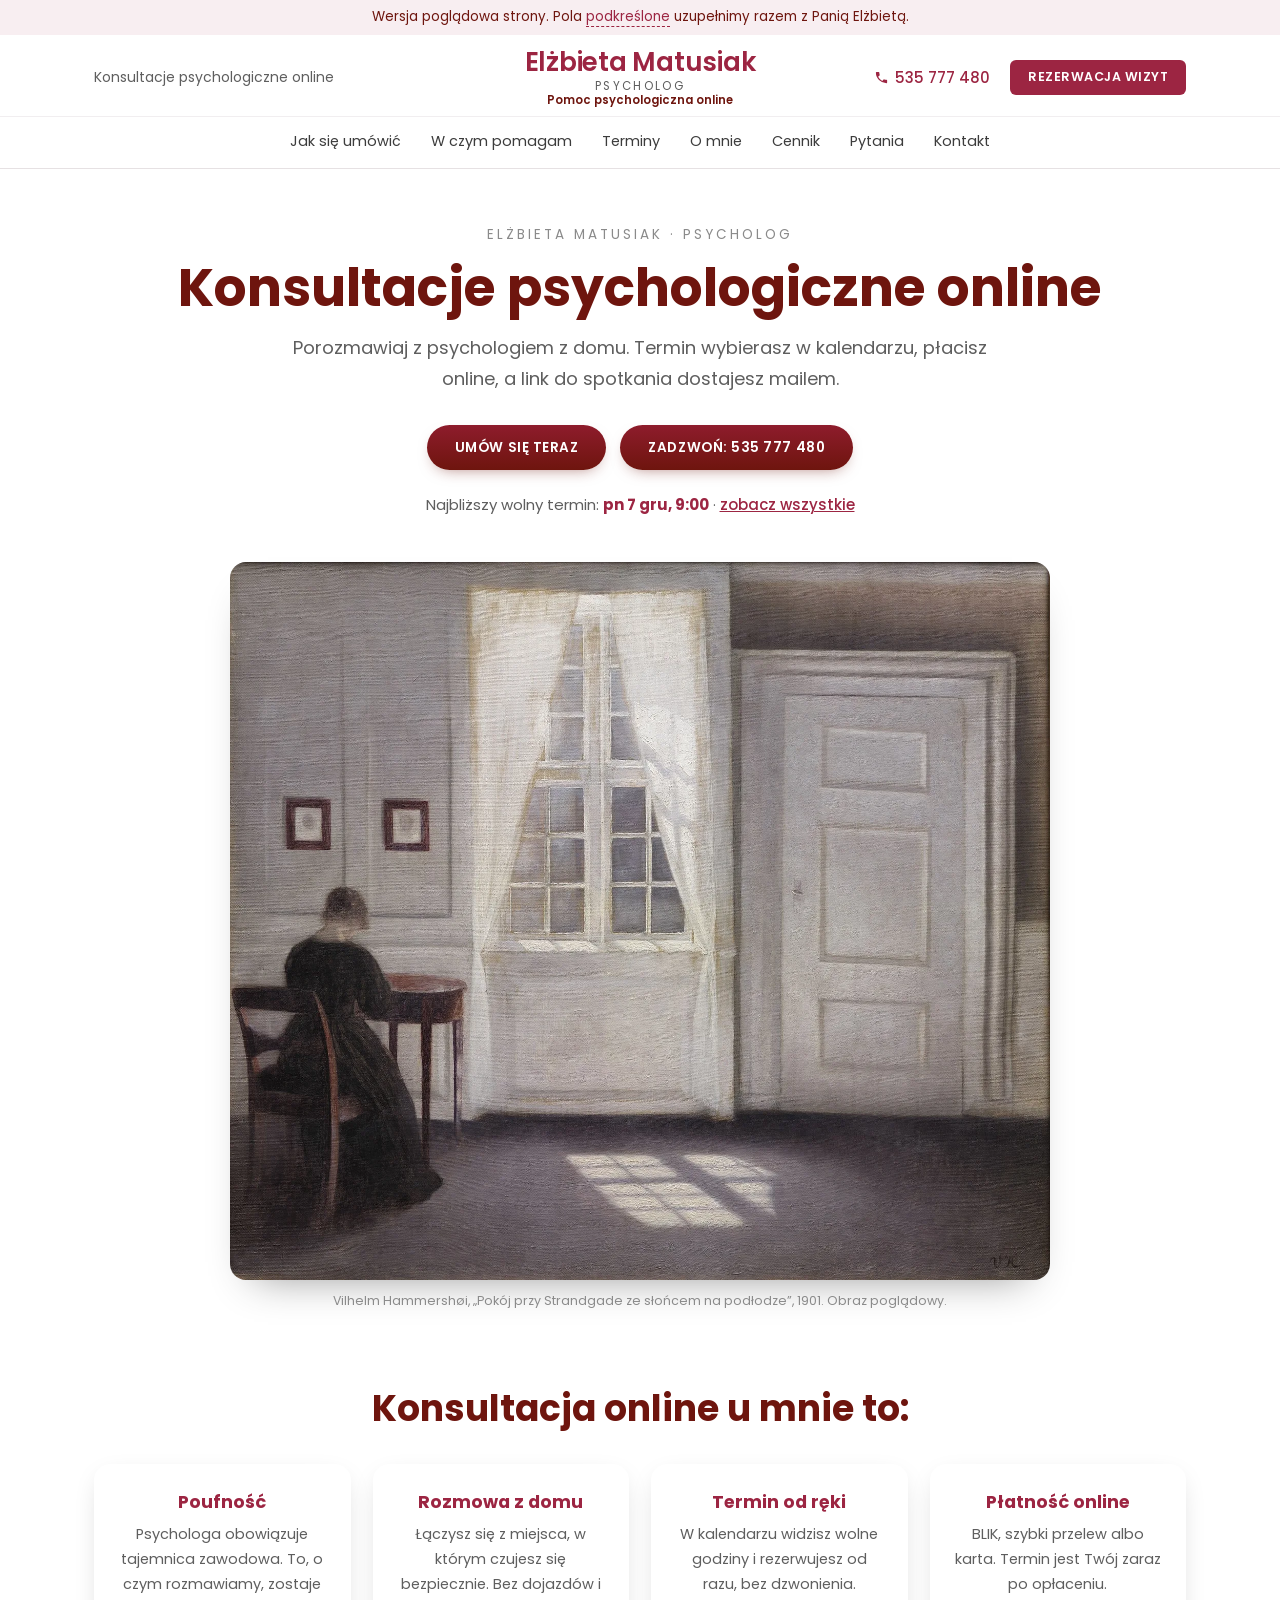
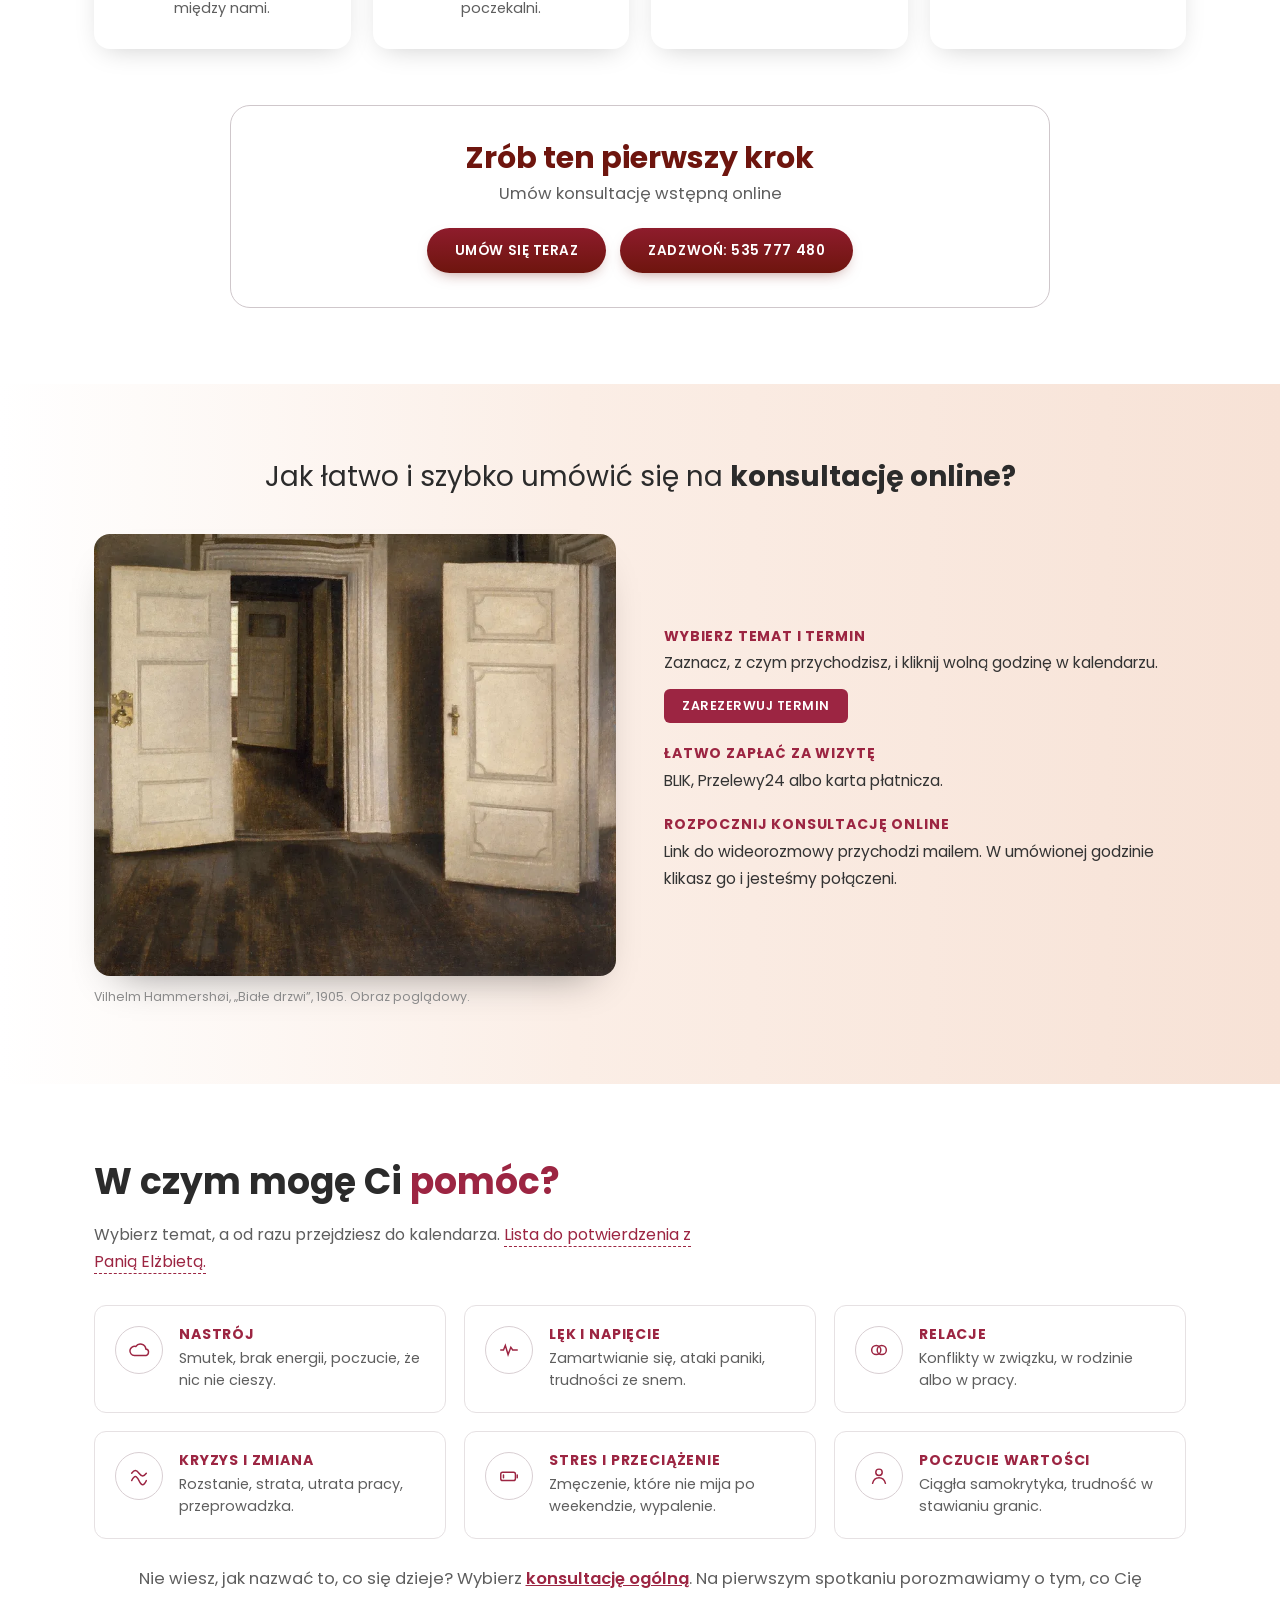
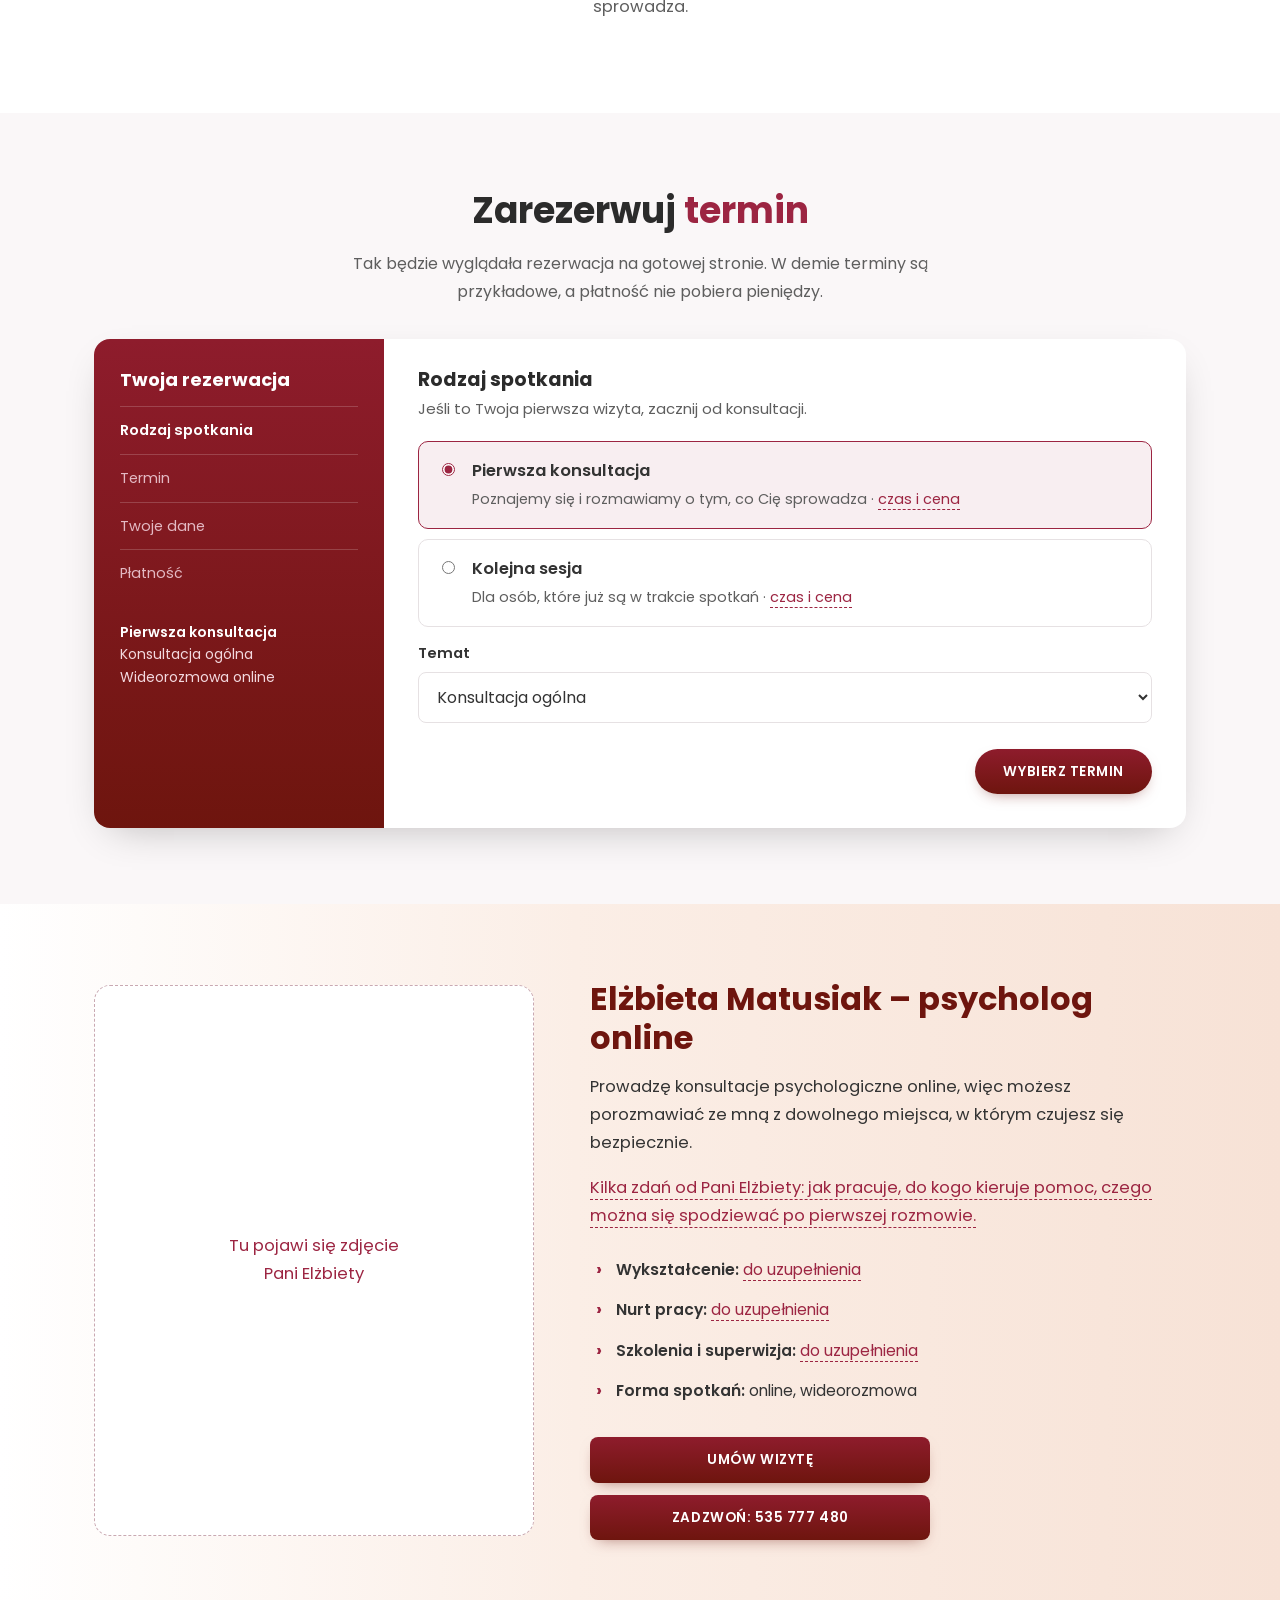
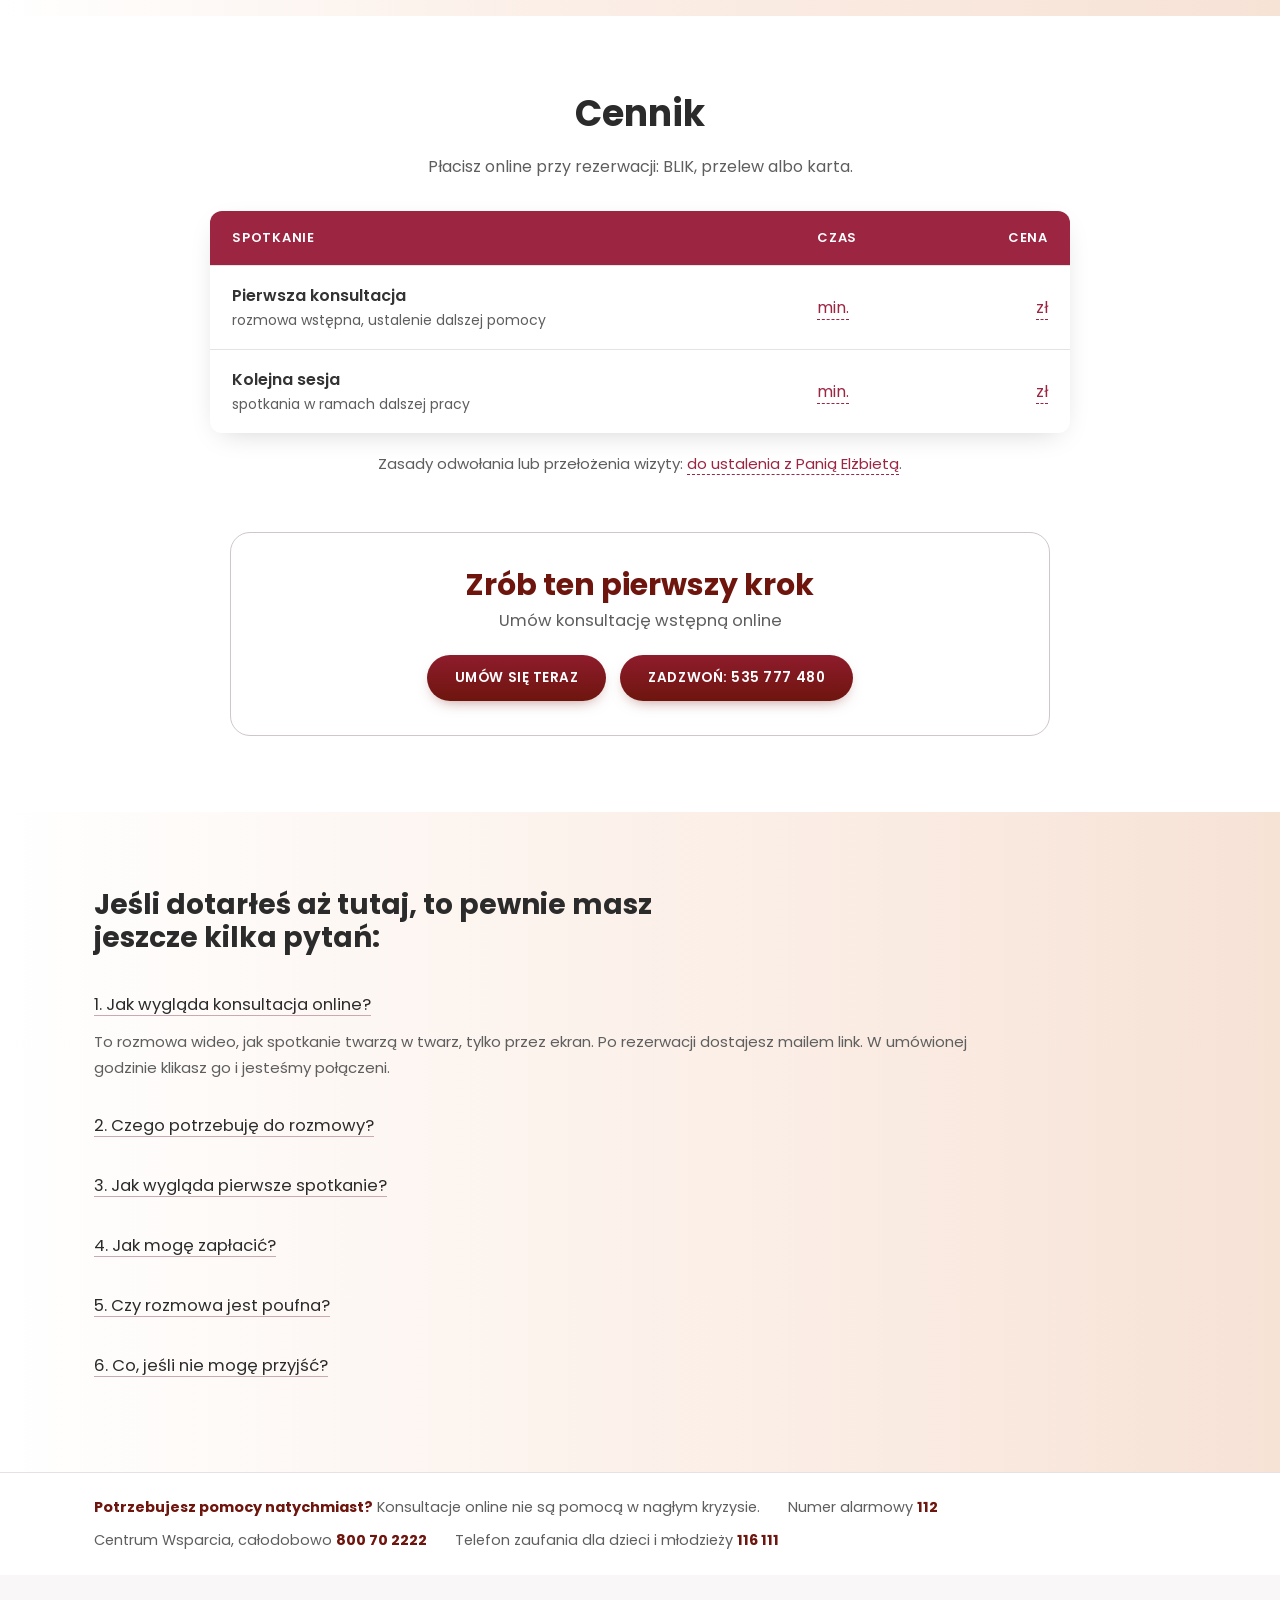
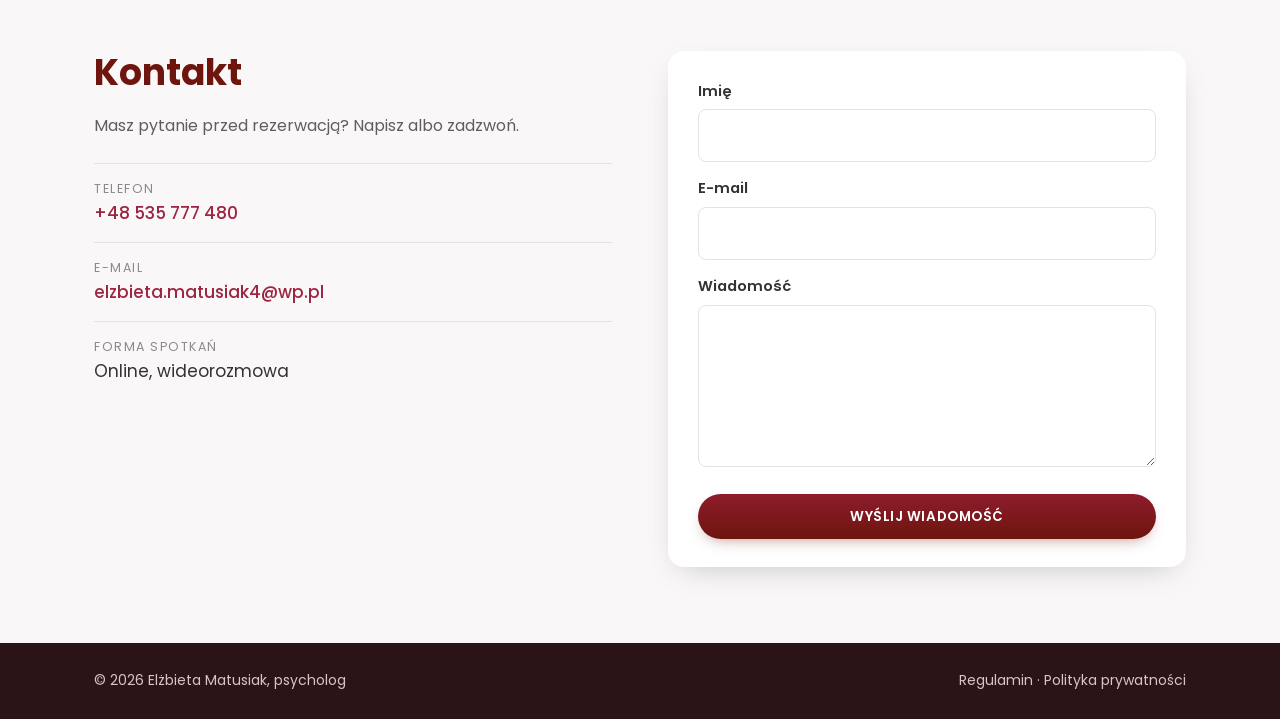
<file: index.html>
<!doctype html>
<html lang="pl">
<head>
<meta charset="utf-8">
<meta name="viewport" content="width=device-width, initial-scale=1">
<title>Elżbieta Matusiak – psycholog online | umów konsultację</title>
<meta name="description" content="Konsultacje psychologiczne online. Wybierz termin w kalendarzu, zapłać BLIK-iem lub przelewem i połącz się z domu. Elżbieta Matusiak, psycholog.">
<link rel="icon" href="favicon.svg" type="image/svg+xml">
<link rel="preconnect" href="https://fonts.googleapis.com"><link rel="preconnect" href="https://fonts.gstatic.com" crossorigin>
<link href="https://fonts.googleapis.com/css2?family=Poppins:wght@400;500;600;700&display=swap" rel="stylesheet">
<link rel="stylesheet" href="assets/styles.css">
<script>(function(){try{if(String(location.protocol).indexOf('http')!==0)return;try{if(/[?&#]team=1/.test(location.search+location.hash)){localStorage.setItem('nb_team','1');}}catch(e){}try{if(localStorage.getItem('nb_team')==='1')return;}catch(e){}if((document.referrer||'').indexOf('crm-newbeginning')>-1)return;try{if(navigator.webdriver)return;}catch(e){}try{if(/^https?:\/\/(kris20032|impulseo-pl)\.github\.io\/?$/i.test(document.referrer||''))return;}catch(e){}if(sessionStorage.getItem('_dv'))return;sessionStorage.setItem('_dv','1');var seg=(location.pathname.split('/').filter(Boolean)[0])||'';var base=location.origin+(seg?('/'+seg):'');var ua='';try{ua=(navigator.userAgent||'').slice(0,300);}catch(e){}var EP='https://zngfubfinbojfgaxdrbf.supabase.co/rest/v1/demo_views';var KEY='sb_publishable_MWwoyGlSCWnJ4awtOPF0ow_ZVS0Y8qK';function send(g){try{fetch(EP,{method:'POST',keepalive:true,headers:{'Content-Type':'application/json','apikey':KEY,'Authorization':'Bearer '+KEY,'Prefer':'return=minimal'},body:JSON.stringify({demo_url:base,page:location.pathname,referrer:(document.referrer||null),user_agent:(ua||null),ip:(g&&g.ip)||null,country:(g&&g.cc)||null,city:(g&&g.city)||null})}).catch(function(){});}catch(e){}}var done=false;function once(g){if(done)return;done=true;send(g);}try{var t=setTimeout(function(){once(null);},1500);fetch('https://ipwho.is/?fields=ip,success,country_code,city',{cache:'no-store'}).then(function(r){return r.json();}).then(function(d){clearTimeout(t);once(d&&d.success!==false?{ip:d.ip,cc:d.country_code,city:d.city}:null);}).catch(function(){clearTimeout(t);once(null);});}catch(e){once(null);}}catch(e){}})();
</script>
<script type="application/ld+json">{"@context":"https://schema.org","@type":"Psychologist","name":"Elżbieta Matusiak – psycholog","telephone":"+48 535 777 480","email":"elzbieta.matusiak4@wp.pl","url":"https://impulseo-pl.github.io/elzbieta-matusiak-psycholog/","availableService":{"@type":"MedicalTherapy","name":"Konsultacja psychologiczna online"}}</script>
</head>
<body>
<div class="demo-bar">Wersja poglądowa strony. Pola <em class="uz">podkreślone</em> uzupełnimy razem z Panią Elżbietą.</div>
<header class="top">
  <div class="top-row">
    <div class="top-l">Konsultacje psychologiczne online</div>
    <a class="logo" href="#"><b>Elżbieta Matusiak</b><small>Psycholog</small><i>Pomoc psychologiczna online</i></a>
    <div class="top-r">
      <a class="top-tel" href="tel:+48535777480"><svg width="15" height="15" viewBox="0 0 24 24" fill="currentColor" aria-hidden="true"><path d="M6.6 10.8a15.1 15.1 0 0 0 6.6 6.6l2.2-2.2c.3-.3.7-.4 1-.2 1.1.4 2.3.6 3.6.6.6 0 1 .4 1 1V20c0 .6-.4 1-1 1A17 17 0 0 1 3 4c0-.6.4-1 1-1h3.5c.6 0 1 .4 1 1 0 1.3.2 2.5.6 3.6.1.3 0 .7-.2 1z"/></svg>535 777 480</a>
      <a class="btn btn-sm" href="#terminy">Rezerwacja wizyt</a>
      <button class="burger" aria-label="Menu" aria-expanded="false"><i></i><i></i><i></i></button>
    </div>
  </div>
  <nav class="menu" aria-label="Główne">
    <a href="#jak">Jak się umówić</a><a href="#tematy">W czym pomagam</a><a href="#terminy">Terminy</a><a href="#o-mnie">O mnie</a><a href="#cennik">Cennik</a><a href="#pytania">Pytania</a><a href="#kontakt">Kontakt</a>
  </nav>
</header>

<main>
<section class="hero c">
  <div class="wrap">
    <p class="eyebrow">Elżbieta Matusiak · psycholog</p>
    <h1>Konsultacje psychologiczne online</h1>
    <p class="lead">Porozmawiaj z psychologiem z domu. Termin wybierasz w kalendarzu, płacisz online, a link do spotkania dostajesz mailem.</p>
    <div class="cta-row">
      <a class="btn" href="#terminy">Umów się teraz</a>
      <a class="btn" href="tel:+48535777480">Zadzwoń: 535 777 480</a>
    </div>
    <p class="hero-next">Najbliższy wolny termin: <strong id="najblizszy">…</strong> · <a href="#terminy">zobacz wszystkie</a></p>
    <figure class="hero-img">
      <img src="img/slonce-1600.webp" srcset="img/slonce-800.webp 800w, img/slonce-1600.webp 1600w" sizes="(max-width:860px) 100vw, 820px" width="1600" height="1402" alt="Obraz Vilhelma Hammershøia: kobieta przy stoliku w jasnym pokoju, słońce na podłodze" fetchpriority="high">
      <figcaption>Vilhelm Hammershøi, „Pokój przy Strandgade ze słońcem na podłodze”, 1901. Obraz poglądowy.</figcaption>
    </figure>
  </div>
</section>

<section class="sec c" style="padding-top:36px">
  <div class="wrap">
    <h2 style="color:var(--wine-d)">Konsultacja online u mnie to:</h2>
    <div class="cechy">
      <div class="cecha"><h3>Poufność</h3><p>Psychologa obowiązuje tajemnica zawodowa. To, o czym rozmawiamy, zostaje między nami.</p></div>
      <div class="cecha"><h3>Rozmowa z domu</h3><p>Łączysz się z miejsca, w którym czujesz się bezpiecznie. Bez dojazdów i poczekalni.</p></div>
      <div class="cecha"><h3>Termin od ręki</h3><p>W kalendarzu widzisz wolne godziny i rezerwujesz od razu, bez dzwonienia.</p></div>
      <div class="cecha"><h3>Płatność online</h3><p>BLIK, szybki przelew albo karta. Termin jest Twój zaraz po opłaceniu.</p></div>
    </div>
    <div class="krok-box">
      <h2>Zrób ten pierwszy krok</h2>
      <p>Umów konsultację wstępną online</p>
      <div class="cta-row"><a class="btn" href="#terminy">Umów się teraz</a><a class="btn" href="tel:+48535777480">Zadzwoń: 535 777 480</a></div>
    </div>
  </div>
</section>

<section class="sec band" id="jak">
  <div class="wrap">
    <h2>Jak łatwo i szybko umówić się na <b>konsultację online?</b></h2>
    <div class="jak">
      <figure class="img-r" style="margin:0"><img src="img/drzwi-800.webp" srcset="img/drzwi-800.webp 800w, img/drzwi-1600.webp 1600w" sizes="(max-width:980px) 100vw, 540px" width="1600" height="1355" alt="Obraz Vilhelma Hammershøia: otwarte białe drzwi" loading="lazy"><figcaption>Vilhelm Hammershøi, „Białe drzwi”, 1905. Obraz poglądowy.</figcaption></figure>
      <ol>
        <li><h3>Wybierz temat i termin</h3><p>Zaznacz, z czym przychodzisz, i kliknij wolną godzinę w kalendarzu.</p><p style="margin-top:12px"><a class="btn btn-sm" href="#terminy">Zarezerwuj termin</a></p></li>
        <li><h3>Łatwo zapłać za wizytę</h3><p>BLIK, Przelewy24 albo karta płatnicza.</p></li>
        <li><h3>Rozpocznij konsultację online</h3><p>Link do wideorozmowy przychodzi mailem. W umówionej godzinie klikasz go i jesteśmy połączeni.</p></li>
      </ol>
    </div>
  </div>
</section>

<section class="sec" id="tematy">
  <div class="wrap">
    <h2>W czym mogę Ci <span class="w">pomóc?</span></h2>
    <p class="lead" style="max-width:640px;font-size:16px">Wybierz temat, a od razu przejdziesz do kalendarza. <em class="uz">Lista do potwierdzenia z Panią Elżbietą.</em></p>
    <div class="tematy">
      <a class="temat" href="#terminy" data-temat="Obniżony nastrój"><span class="ikona"><svg width="22" height="22" viewBox="0 0 24 24" fill="none" stroke="currentColor" stroke-width="1.6" stroke-linecap="round"><path d="M7 18a5 5 0 1 1 1.5-9.8A6 6 0 0 1 19.5 11 3.5 3.5 0 0 1 18 18z"/></svg></span><span><h3>Nastrój</h3><p>Smutek, brak energii, poczucie, że nic nie cieszy.</p></span></a>
      <a class="temat" href="#terminy" data-temat="Lęk i napięcie"><span class="ikona"><svg width="22" height="22" viewBox="0 0 24 24" fill="none" stroke="currentColor" stroke-width="1.6" stroke-linecap="round"><path d="M3 12h3l2-5 3 10 3-8 2 3h5"/></svg></span><span><h3>Lęk i napięcie</h3><p>Zamartwianie się, ataki paniki, trudności ze snem.</p></span></a>
      <a class="temat" href="#terminy" data-temat="Relacje"><span class="ikona"><svg width="22" height="22" viewBox="0 0 24 24" fill="none" stroke="currentColor" stroke-width="1.6"><circle cx="9" cy="12" r="5"/><circle cx="15" cy="12" r="5"/></svg></span><span><h3>Relacje</h3><p>Konflikty w związku, w rodzinie albo w pracy.</p></span></a>
      <a class="temat" href="#terminy" data-temat="Kryzys i trudna zmiana"><span class="ikona"><svg width="22" height="22" viewBox="0 0 24 24" fill="none" stroke="currentColor" stroke-width="1.6" stroke-linecap="round"><path d="M4 17c3-6 5-6 8 0s5 6 8 0"/><path d="M4 9c3-4 5-4 8 0s5 4 8 0"/></svg></span><span><h3>Kryzys i zmiana</h3><p>Rozstanie, strata, utrata pracy, przeprowadzka.</p></span></a>
      <a class="temat" href="#terminy" data-temat="Stres i przeciążenie"><span class="ikona"><svg width="22" height="22" viewBox="0 0 24 24" fill="none" stroke="currentColor" stroke-width="1.6" stroke-linecap="round"><rect x="3" y="8" width="16" height="9" rx="2"/><path d="M21 11v3M6 11v3"/></svg></span><span><h3>Stres i przeciążenie</h3><p>Zmęczenie, które nie mija po weekendzie, wypalenie.</p></span></a>
      <a class="temat" href="#terminy" data-temat="Poczucie własnej wartości"><span class="ikona"><svg width="22" height="22" viewBox="0 0 24 24" fill="none" stroke="currentColor" stroke-width="1.6" stroke-linecap="round"><circle cx="12" cy="8" r="3.5"/><path d="M5 20c1-4 4-6 7-6s6 2 7 6"/></svg></span><span><h3>Poczucie wartości</h3><p>Ciągła samokrytyka, trudność w stawianiu granic.</p></span></a>
    </div>
    <p class="ogolna">Nie wiesz, jak nazwać to, co się dzieje? Wybierz <a href="#terminy" data-temat="Konsultacja ogólna">konsultację ogólną</a>. Na pierwszym spotkaniu porozmawiamy o tym, co Cię sprowadza.</p>
  </div>
</section>

<section class="sec rez-wrap" id="terminy">
  <div class="wrap">
    <h2 class="c">Zarezerwuj <span class="w">termin</span></h2>
    <p class="lead c" style="max-width:680px;margin:0 auto;font-size:16px">Tak będzie wyglądała rezerwacja na gotowej stronie. W demie terminy są przykładowe, a płatność nie pobiera pieniędzy.</p>
    <div class="rez">
      <aside class="rez-side">
        <h3>Twoja rezerwacja</h3>
        <ol id="etapy"><li class="on">Rodzaj spotkania</li><li>Termin</li><li>Twoje dane</li><li>Płatność</li></ol>
        <div class="rez-sum" id="podsum"></div>
      </aside>
      <div class="rez-main">
        <form id="rezForm" novalidate>
          <div class="krok on" data-k="0">
            <h3>Rodzaj spotkania</h3>
            <p class="hint">Jeśli to Twoja pierwsza wizyta, zacznij od konsultacji.</p>
            <div class="opcje">
              <label class="opcja"><input type="radio" name="rodzaj" value="Pierwsza konsultacja" checked><div><b>Pierwsza konsultacja</b><span>Poznajemy się i rozmawiamy o tym, co Cię sprowadza · <em class="uz">czas i cena</em></span></div></label>
              <label class="opcja"><input type="radio" name="rodzaj" value="Kolejna sesja"><div><b>Kolejna sesja</b><span>Dla osób, które już są w trakcie spotkań · <em class="uz">czas i cena</em></span></div></label>
            </div>
            <label class="f" for="temat">Temat</label>
            <select id="temat" name="temat">
              <option>Konsultacja ogólna</option><option>Obniżony nastrój</option><option>Lęk i napięcie</option><option>Relacje</option><option>Kryzys i trudna zmiana</option><option>Stres i przeciążenie</option><option>Poczucie własnej wartości</option>
            </select>
            <div class="nawig"><span></span><button type="button" class="btn btn-a" data-dalej>Wybierz termin</button></div>
          </div>

          <div class="krok" data-k="1">
            <h3>Termin</h3>
            <p class="hint">Godziny w polskiej strefie czasowej.</p>
            <div class="dni" id="dni"></div>
            <div class="godziny" id="godziny"></div>
            <div class="nawig"><button type="button" class="wstecz" data-wstecz>Wstecz</button><button type="button" class="btn btn-a" data-dalej id="dalejTermin" disabled>Dalej</button></div>
          </div>

          <div class="krok" data-k="2">
            <h3>Twoje dane</h3>
            <p class="hint">Na ten adres wyślemy potwierdzenie i link do spotkania.</p>
            <label class="f" for="imie">Imię</label><input type="text" id="imie" name="imie" autocomplete="given-name">
            <label class="f" for="email">E-mail</label><input type="email" id="email" name="email" autocomplete="email">
            <label class="f" for="tel">Telefon <span style="font-weight:400;color:var(--ink2)">(opcjonalnie)</span></label><input type="tel" id="tel" name="tel" autocomplete="tel">
            <label class="zgoda"><input type="checkbox" id="zgoda">Akceptuję regulamin i politykę prywatności oraz zasady odwoływania wizyt.</label>
            <p class="err" id="err"></p>
            <div class="nawig"><button type="button" class="wstecz" data-wstecz>Wstecz</button><button type="button" class="btn btn-a" data-dalej>Przejdź do płatności</button></div>
          </div>

          <div class="krok" data-k="3">
            <h3>Płatność</h3>
            <p class="hint">Termin rezerwujemy w momencie opłacenia.</p>
            <div class="plat">
              <label class="opcja"><input type="radio" name="plat" value="BLIK" checked><b>BLIK</b><span>kod z aplikacji banku</span></label>
              <label class="opcja"><input type="radio" name="plat" value="Szybki przelew"><b>Szybki przelew</b><span>Przelewy24</span></label>
              <label class="opcja"><input type="radio" name="plat" value="Karta"><b>Karta płatnicza</b><span>Visa, Mastercard</span></label>
            </div>
            <div class="koszyk"><span id="koszykNazwa">Pierwsza konsultacja</span><b><em class="uz">cena</em></b></div>
            <div class="nawig"><button type="button" class="wstecz" data-wstecz>Wstecz</button><button type="button" class="btn btn-a" data-dalej>Zapłać i zarezerwuj</button></div>
          </div>

          <div class="krok potw" data-k="4">
            <div class="ok-ico"><svg width="26" height="26" viewBox="0 0 24 24" fill="none" stroke="currentColor" stroke-width="2.4" stroke-linecap="round" stroke-linejoin="round" aria-hidden="true"><path d="M5 12.5l4.5 4.5L19 7.5"/></svg></div>
            <h3>Termin zarezerwowany</h3>
            <p id="potwTekst"></p>
            <p>Na podany adres wysłaliśmy potwierdzenie. Link do wideorozmowy przyjdzie w mailu z przypomnieniem dzień przed sesją.</p>
            <p class="przyp">To demo, więc nic nie zostało zapisane ani pobrane. Na gotowej stronie ten ekran pojawia się po prawdziwej płatności, a termin znika z kalendarza.</p>
            <button type="button" class="wstecz" id="odNowa">Zarezerwuj kolejny termin</button>
          </div>
        </form>

      </div>
    </div>
  </div>
</section>

<section class="sec band" id="o-mnie">
  <div class="wrap omnie">
    <figure class="img-r" style="margin:0">
      <div style="aspect-ratio:4/5;border-radius:16px;background:#fff;border:1.5px dashed #c9a9b2;display:grid;place-items:center;color:var(--wine);text-align:center;padding:20px">Tu pojawi się zdjęcie<br>Pani Elżbiety</div>
    </figure>
    <div>
      <h2>Elżbieta Matusiak – psycholog online</h2>
      <p>Prowadzę konsultacje psychologiczne online, więc możesz porozmawiać ze mną z dowolnego miejsca, w którym czujesz się bezpiecznie.</p>
      <p><em class="uz">Kilka zdań od Pani Elżbiety: jak pracuje, do kogo kieruje pomoc, czego można się spodziewać po pierwszej rozmowie.</em></p>
      <ul class="fakty">
        <li><b>Wykształcenie:</b> <em class="uz">do uzupełnienia</em></li>
        <li><b>Nurt pracy:</b> <em class="uz">do uzupełnienia</em></li>
        <li><b>Szkolenia i superwizja:</b> <em class="uz">do uzupełnienia</em></li>
        <li><b>Forma spotkań:</b> online, wideorozmowa</li>
      </ul>
      <div class="btns"><a class="btn btn-l" href="#terminy">Umów wizytę</a><a class="btn btn-l" href="tel:+48535777480">Zadzwoń: 535 777 480</a></div>
    </div>
  </div>
</section>

<section class="sec" id="cennik">
  <div class="wrap">
    <h2 class="c">Cennik</h2>
    <p class="lead c" style="font-size:16px">Płacisz online przy rezerwacji: BLIK, przelew albo karta.</p>
    <table class="cen">
      <thead><tr><th>Spotkanie</th><th>Czas</th><th>Cena</th></tr></thead>
      <tbody>
        <tr><td><b>Pierwsza konsultacja</b><small>rozmowa wstępna, ustalenie dalszej pomocy</small></td><td><em class="uz">min.</em></td><td><em class="uz">zł</em></td></tr>
        <tr><td><b>Kolejna sesja</b><small>spotkania w ramach dalszej pracy</small></td><td><em class="uz">min.</em></td><td><em class="uz">zł</em></td></tr>
      </tbody>
    </table>
    <p class="pod-cen">Zasady odwołania lub przełożenia wizyty: <em class="uz">do ustalenia z Panią Elżbietą</em>.</p>
    <div class="krok-box">
      <h2>Zrób ten pierwszy krok</h2>
      <p>Umów konsultację wstępną online</p>
      <div class="cta-row"><a class="btn" href="#terminy">Umów się teraz</a><a class="btn" href="tel:+48535777480">Zadzwoń: 535 777 480</a></div>
    </div>
  </div>
</section>

<section class="sec faq-band" id="pytania">
  <div class="wrap">
    <h2>Jeśli dotarłeś aż tutaj, to pewnie masz jeszcze kilka pytań:</h2>
    <div class="faq">
      <details open><summary>Jak wygląda konsultacja online?</summary><p>To rozmowa wideo, jak spotkanie twarzą w twarz, tylko przez ekran. Po rezerwacji dostajesz mailem link. W umówionej godzinie klikasz go i jesteśmy połączeni.</p></details>
      <details><summary>Czego potrzebuję do rozmowy?</summary><p>Komputera albo telefonu z kamerą i mikrofonem, stabilnego internetu i miejsca, w którym nikt nam nie przeszkodzi. Słuchawki pomagają, ale nie są konieczne.</p></details>
      <details><summary>Jak wygląda pierwsze spotkanie?</summary><p>Rozmawiamy o tym, co Cię sprowadza, i czego oczekujesz. Na koniec wspólnie ustalamy, czy i w jakiej formie warto kontynuować spotkania.</p></details>
      <details><summary>Jak mogę zapłacić?</summary><p>Online przy rezerwacji: BLIK, szybki przelew przez Przelewy24 albo kartą płatniczą. Termin jest zarezerwowany od razu po opłaceniu.</p></details>
      <details><summary>Czy rozmowa jest poufna?</summary><p>Tak. Psychologa obowiązuje tajemnica zawodowa.</p></details>
      <details><summary>Co, jeśli nie mogę przyjść?</summary><p>Termin możesz przełożyć lub odwołać. <em class="uz">Zasady i termin odwołania do uzupełnienia.</em></p></details>
    </div>
  </div>
</section>

<div class="kryzys"><div class="wrap"><span><b>Potrzebujesz pomocy natychmiast?</b> Konsultacje online nie są pomocą w nagłym kryzysie.</span><span>Numer alarmowy <b>112</b></span><span>Centrum Wsparcia, całodobowo <b>800 70 2222</b></span><span>Telefon zaufania dla dzieci i młodzieży <b>116 111</b></span></div></div>

<section class="sec" id="kontakt" style="background:#faf7f8">
  <div class="wrap kontakt-in kontakt">
    <div>
      <h2>Kontakt</h2>
      <p class="lead" style="font-size:16px">Masz pytanie przed rezerwacją? Napisz albo zadzwoń.</p>
      <ul class="kanaly">
        <li><small>Telefon</small><a href="tel:+48535777480">+48 535 777 480</a></li>
        <li><small>E-mail</small><a href="mailto:elzbieta.matusiak4@wp.pl">elzbieta.matusiak4@wp.pl</a></li>
        <li><small>Forma spotkań</small>Online, wideorozmowa</li>
      </ul>
    </div>
    <form class="formk" onsubmit="event.preventDefault();this.querySelector('button').textContent='Dziękuję, wiadomość wysłana (demo)';">
      <label class="f" for="k-imie">Imię</label><input type="text" id="k-imie">
      <label class="f" for="k-mail">E-mail</label><input type="email" id="k-mail">
      <label class="f" for="k-msg">Wiadomość</label><textarea id="k-msg" rows="5"></textarea>
      <button class="btn" type="submit">Wyślij wiadomość</button>
    </form>
  </div>
</section>
</main>

<footer><div class="wrap"><span>© 2026 Elżbieta Matusiak, psycholog</span><span>Regulamin · Polityka prywatności</span></div></footer>
<script src="assets/app.js"></script>
</body></html>
</file>
<file: assets/styles.css>
:root{
  --ink:#333;--ink2:#5e5e5e;--muted:#8a8a8a;--bg:#fff;--line:#e6e1e3;
  --wine:#9c2542;--wine-d:#6e150e;--wine-l:#f8eef1;--peach:#fbeee6;--peach2:#f7e2d6;
  --sans:"Poppins",system-ui,sans-serif;--wrap:1140px;--r:16px;
}
*{box-sizing:border-box}
html{scroll-behavior:smooth;scroll-padding-top:120px}
body{margin:0;background:var(--bg);color:var(--ink);font:400 16.5px/1.7 var(--sans);-webkit-font-smoothing:antialiased}
img{max-width:100%;height:auto;display:block}
a{color:inherit}
.wrap{max-width:var(--wrap);margin:0 auto;padding:0 24px}
h1,h2,h3{font-weight:700;line-height:1.2;margin:0 0 .5em;color:#2b2b2b}
h2{font-size:clamp(26px,3vw,36px)}
h2 .w{color:var(--wine)}
h3{font-size:19px}
p{margin:0 0 1em}
.c{text-align:center}
.lead{font-size:18px;color:var(--ink2)}
.eyebrow{font-size:13.5px;letter-spacing:.22em;text-transform:uppercase;color:var(--muted);margin-bottom:10px}
.uz{border-bottom:1.5px dashed var(--wine);color:var(--wine);font-style:normal}

.demo-bar{background:var(--wine-l);color:var(--wine-d);font-size:13.5px;text-align:center;padding:6px 16px}

/* nagłówek */
.top{position:sticky;top:0;z-index:30;background:#fff;box-shadow:0 1px 0 var(--line)}
.top-row{display:grid;grid-template-columns:1fr auto 1fr;align-items:center;padding:14px 24px 10px}
.top-l{font-size:14px;color:var(--ink2)}
.logo{text-decoration:none;text-align:center;line-height:1.05}
.logo b{display:block;font-size:26px;font-weight:600;color:var(--wine);letter-spacing:-.01em}
.logo small{display:block;font-size:11.5px;letter-spacing:.2em;text-transform:uppercase;color:var(--ink2);margin-top:4px}
.logo i{display:block;font-style:normal;font-size:11.5px;font-weight:600;color:var(--wine-d);margin-top:2px}
.top-r{display:flex;justify-content:flex-end;align-items:center;gap:20px}
.top-tel{font-size:15px;color:var(--wine);text-decoration:none;font-weight:500;display:flex;align-items:center;gap:6px}
.menu{display:flex;justify-content:center;gap:30px;font-size:14.5px;border-top:1px solid #f1eef0;padding:0 24px}
.menu a{text-decoration:none;color:#3c3c3c;padding:12px 0;border-bottom:2px solid transparent}
.menu a:hover{color:var(--wine);border-color:var(--wine)}
.btn{display:inline-flex;align-items:center;justify-content:center;gap:8px;font:600 13.5px/1 var(--sans);letter-spacing:.04em;text-transform:uppercase;padding:16px 28px;border-radius:30px;text-decoration:none;border:0;cursor:pointer;color:#fff;background:linear-gradient(180deg,#8e1c2c,var(--wine-d));box-shadow:0 6px 16px -8px rgba(110,21,14,.6);transition:filter .15s,transform .15s}
.btn:hover{filter:brightness(1.12)}
.btn-sm{padding:11px 18px;font-size:12.5px;border-radius:6px;background:var(--wine);box-shadow:none}
.btn-l{border-radius:8px}
.burger{display:none;background:none;border:0;padding:8px;cursor:pointer}
.burger i{display:block;width:24px;height:2px;background:var(--ink);margin:5px 0}

/* hero */
.hero{padding:56px 0 40px}
.hero h1{font-size:clamp(34px,4.4vw,52px);color:var(--wine-d);margin-bottom:14px}
.hero .lead{max-width:720px;margin:0 auto 30px}
.cta-row{display:flex;justify-content:center;flex-wrap:wrap;gap:14px}
.hero-next{margin-top:22px;font-size:15px;color:var(--ink2)}
.hero-next strong{color:var(--wine)}
.hero-next a{color:var(--wine);font-weight:500}
.hero-img{max-width:820px;margin:44px auto 0}
.hero-img img,.img-r img{border-radius:var(--r);box-shadow:0 20px 40px -24px rgba(0,0,0,.45)}
figcaption{font-size:12.5px;color:var(--muted);margin-top:10px}

/* cechy */
.sec{padding:76px 0}
.cechy{display:grid;grid-template-columns:repeat(4,1fr);gap:22px;margin-top:34px}
.cecha{background:#fff;border-radius:var(--r);padding:28px 22px;text-align:center;box-shadow:0 8px 28px -10px rgba(10,10,10,.22)}
.cecha h3{color:var(--wine);font-size:17.5px}
.cecha p{font-size:14.5px;color:var(--ink2);margin:0}

/* krok */
.krok-box{max-width:820px;margin:56px auto 0;border:1.5px solid #cfc7cb;border-radius:20px;padding:34px 24px;text-align:center}
.krok-box h2{color:var(--wine-d);margin-bottom:4px;font-size:clamp(24px,2.6vw,30px)}
.krok-box p{color:var(--ink2);margin-bottom:20px}

/* jak umówić */
.band{background:linear-gradient(90deg,#fff 0%,var(--peach) 45%,var(--peach2) 100%)}
.band h2{font-weight:400;text-align:center;font-size:clamp(22px,2.4vw,28px);margin-bottom:40px}
.band h2 b{font-weight:700}
.jak{display:grid;grid-template-columns:1fr 1fr;gap:48px;align-items:center}
.jak ol{list-style:none;margin:0;padding:0}
.jak li{padding:0 0 22px}
.jak li h3{font-size:14px;letter-spacing:.06em;text-transform:uppercase;color:var(--wine);margin-bottom:6px}
.jak li p{margin:0;font-size:15.5px}

/* tematy */
.tematy{display:grid;grid-template-columns:repeat(3,1fr);gap:18px;margin-top:30px}
.temat{display:flex;gap:16px;align-items:flex-start;border:1px solid var(--line);border-radius:12px;padding:20px;background:#fff;transition:box-shadow .15s,border-color .15s;text-decoration:none}
.temat:hover{border-color:var(--wine);box-shadow:0 8px 24px -14px rgba(156,37,66,.5)}
.ikona{flex:0 0 48px;height:48px;border-radius:50%;border:1.5px solid #d9cfd3;display:grid;place-items:center;color:var(--wine)}
.temat h3{font-size:14px;letter-spacing:.06em;text-transform:uppercase;color:var(--wine);margin-bottom:4px}
.temat p{margin:0;font-size:14.5px;color:var(--ink2);line-height:1.55}
.ogolna{margin-top:26px;text-align:center;color:var(--ink2)}
.ogolna a{color:var(--wine);font-weight:600}

/* rezerwacja */
.rez-wrap{background:#faf7f8}
.rez{display:grid;grid-template-columns:290px 1fr;border-radius:var(--r);background:#fff;overflow:hidden;box-shadow:0 14px 40px -18px rgba(10,10,10,.3);margin-top:34px}
.rez-side{background:linear-gradient(180deg,#8e1c2c,var(--wine-d));color:#fff;padding:30px 26px}
.rez-side h3{color:#fff;font-size:18px;margin-bottom:16px}
.rez-side ol{margin:0;padding:0;list-style:none}
.rez-side li{padding:11px 0;border-top:1px solid rgba(255,255,255,.18);color:#e3b9c3;font-size:14.5px}
.rez-side li.on{color:#fff;font-weight:600}
.rez-side li.ok{color:#f3d9df}
.rez-side li.ok::after{content:" ✓"}
.rez-sum{margin-top:24px;font-size:14px;color:#f3d9df;line-height:1.6}
.rez-sum b{color:#fff;font-weight:600}
.rez-main{padding:30px 34px 34px}
.krok{display:none}
.krok.on{display:block}
.krok h3{margin-bottom:4px}
.krok .hint{color:var(--ink2);font-size:15px;margin-bottom:20px}
.opcje{display:grid;gap:10px}
.opcja{display:flex;gap:14px;align-items:flex-start;border:1.5px solid var(--line);border-radius:10px;padding:15px 18px;cursor:pointer}
.opcja:hover{border-color:var(--wine)}
.opcja input{margin-top:6px;accent-color:var(--wine)}
.opcja b{display:block;font-weight:600}
.opcja span{color:var(--ink2);font-size:14.5px}
.opcja:has(input:checked){border-color:var(--wine);background:var(--wine-l)}
select,input[type=text],input[type=email],input[type=tel],textarea{width:100%;font:inherit;font-size:16px;padding:12px 14px;border:1.5px solid var(--line);border-radius:8px;background:#fff;color:var(--ink)}
select:focus,input:focus,textarea:focus{outline:2px solid var(--wine);outline-offset:1px}
label.f{display:block;font-size:14.5px;font-weight:600;margin:14px 0 6px}
.dni{display:flex;gap:8px;overflow-x:auto;padding-bottom:8px;margin-bottom:16px;scrollbar-width:thin}
.dzien{flex:0 0 auto;width:70px;text-align:center;border:1.5px solid var(--line);border-radius:10px;background:#fff;padding:9px 4px;cursor:pointer;font:inherit;color:var(--ink)}
.dzien small{display:block;font-size:12.5px;color:var(--ink2)}
.dzien b{display:block;font-size:21px;font-weight:700;line-height:1.25}
.dzien:disabled{opacity:.35;cursor:default}
.dzien.on{background:var(--wine);border-color:var(--wine);color:#fff}
.dzien.on small{color:#f3d9df}
.godziny{display:grid;grid-template-columns:repeat(auto-fill,minmax(90px,1fr));gap:8px}
.godz{font:600 15px/1 var(--sans);padding:13px 0;border:1.5px solid var(--line);border-radius:8px;background:#fff;cursor:pointer;color:var(--ink)}
.godz:hover{border-color:var(--wine)}
.godz.on{background:var(--wine);border-color:var(--wine);color:#fff}
.nawig{display:flex;justify-content:space-between;align-items:center;margin-top:26px;gap:12px}
.wstecz{background:none;border:0;font:inherit;color:var(--ink2);cursor:pointer;text-decoration:underline;text-underline-offset:4px}
.btn:disabled{opacity:.45;cursor:not-allowed;filter:none}
.zgoda{display:flex;gap:10px;font-size:14px;color:var(--ink2);margin-top:16px;align-items:flex-start}
.zgoda input{margin-top:5px;accent-color:var(--wine)}
.plat{display:grid;grid-template-columns:repeat(3,1fr);gap:10px}
.plat .opcja{flex-direction:column;align-items:flex-start;gap:2px}
.koszyk{border-top:1px solid var(--line);margin-top:20px;padding-top:14px;display:flex;justify-content:space-between}
.ok-ico{width:52px;height:52px;border-radius:50%;background:var(--wine-l);display:grid;place-items:center;margin-bottom:14px;color:var(--wine)}
.przyp{font-size:13.5px;color:var(--muted);margin-top:16px}
.err{color:#b3261e;font-size:14.5px;margin-top:10px;min-height:1em}

/* o mnie */
.omnie{display:grid;grid-template-columns:.85fr 1.15fr;gap:56px;align-items:center}
.omnie h2{color:var(--wine-d)}
.fakty{margin:20px 0 26px;padding:0;list-style:none}
.fakty li{padding:7px 0 7px 26px;position:relative;font-size:15.5px}
.fakty li::before{content:"›";position:absolute;left:6px;top:4px;color:var(--wine);font-weight:700;font-size:18px}
.fakty b{font-weight:600}
.omnie .btns{display:flex;flex-direction:column;gap:12px;max-width:340px}

/* cennik */
table.cen{width:100%;max-width:860px;margin:30px auto 0;border-collapse:separate;border-spacing:0;font-size:16px;border-radius:12px;overflow:hidden;box-shadow:0 8px 28px -12px rgba(10,10,10,.22)}
.cen th,.cen td{text-align:left;padding:16px 22px;border-bottom:1px solid var(--line)}
.cen tr:last-child td{border-bottom:0}
.cen th{font-size:13px;letter-spacing:.06em;text-transform:uppercase;color:#fff;background:var(--wine);font-weight:600}
.cen td:last-child,.cen th:last-child{text-align:right}
.cen td b{font-weight:600}
.cen td small{display:block;color:var(--ink2);font-size:14px}
.pod-cen{margin-top:18px;color:var(--ink2);font-size:15px;text-align:center}

/* faq */
.faq-band{background:linear-gradient(90deg,#fff 0%,var(--peach) 60%,var(--peach2) 100%)}
.faq-band h2{font-size:clamp(22px,2.4vw,28px);max-width:640px}
.faq{max-width:900px;margin-top:20px;counter-reset:q}
.faq details{padding:6px 0}
.faq summary{list-style:none;cursor:pointer;padding:10px 0;font-size:16.5px;color:#2b2b2b;text-decoration:underline;text-underline-offset:5px;text-decoration-color:#c9a9b2;counter-increment:q}
.faq summary::before{content:counter(q) ". "}
.faq summary::-webkit-details-marker{display:none}
.faq summary:hover{color:var(--wine)}
.faq details p{color:var(--ink2);font-size:15px;margin:0 0 10px}

.kryzys{background:#fff;border-top:1px solid var(--line);padding:22px 0}
.kryzys .wrap{display:flex;gap:8px 28px;flex-wrap:wrap;font-size:14.5px;color:var(--ink2)}
.kryzys b{color:var(--wine-d)}

/* kontakt */
.kontakt-in{display:grid;grid-template-columns:1fr 1fr;gap:56px;align-items:start}
.kontakt h2{color:var(--wine-d)}
.kanaly{margin:24px 0 0;padding:0;list-style:none}
.kanaly li{padding:14px 0;border-top:1px solid var(--line);font-size:17px}
.kanaly small{display:block;font-size:12.5px;letter-spacing:.12em;text-transform:uppercase;color:var(--muted)}
.kanaly a{text-decoration:none;color:var(--wine);font-weight:500}
.formk{background:#fff;border-radius:var(--r);padding:28px 30px;box-shadow:0 10px 32px -14px rgba(10,10,10,.28)}
.formk label.f:first-child{margin-top:0}
.formk .btn{margin-top:18px;width:100%}
footer{background:#2b1418;color:#d9c3c8;font-size:14px;padding:26px 0}
footer .wrap{display:flex;justify-content:space-between;gap:14px;flex-wrap:wrap}

@media (max-width:980px){
  .top-row{grid-template-columns:1fr auto}
  .top-l{display:none}
  .logo{text-align:left}
  .top-r .top-tel,.top-r .btn-sm{display:none}
  .burger{display:block}
  .menu{display:none;flex-direction:column;gap:0;padding:6px 24px 14px}
  .menu.open{display:flex}
  .menu a{padding:11px 0;font-size:16px}
  .cechy{grid-template-columns:1fr 1fr}
  .jak,.omnie,.kontakt-in{grid-template-columns:1fr;gap:34px}
  .tematy{grid-template-columns:1fr 1fr}
  .rez{grid-template-columns:1fr}
  .rez-side ol{display:flex;gap:14px;flex-wrap:wrap}
  .rez-side li{border:0;padding:0}
  .rez-sum{margin-top:12px}
}
@media (max-width:620px){
  .wrap,.top-row{padding-left:16px;padding-right:16px}
  .sec{padding:56px 0}
  .hero{padding:36px 0 24px}
  .cechy,.tematy,.plat{grid-template-columns:1fr}
  .cta-row .btn{width:100%}
  .rez-main{padding:22px 16px 26px}
  .cen th,.cen td{padding:13px 12px}
  .formk{padding:22px 16px}
  .krok-box{padding:26px 16px}
}
.hero>*,.jak>*,.omnie>*,.kontakt-in>*,.rez>*,.tematy>*,.cechy>*{min-width:0}
.band .omnie h2{font-weight:700;text-align:left;font-size:clamp(24px,2.6vw,32px);margin-bottom:16px}
.top-row{max-width:var(--wrap);margin:0 auto}
</file>
